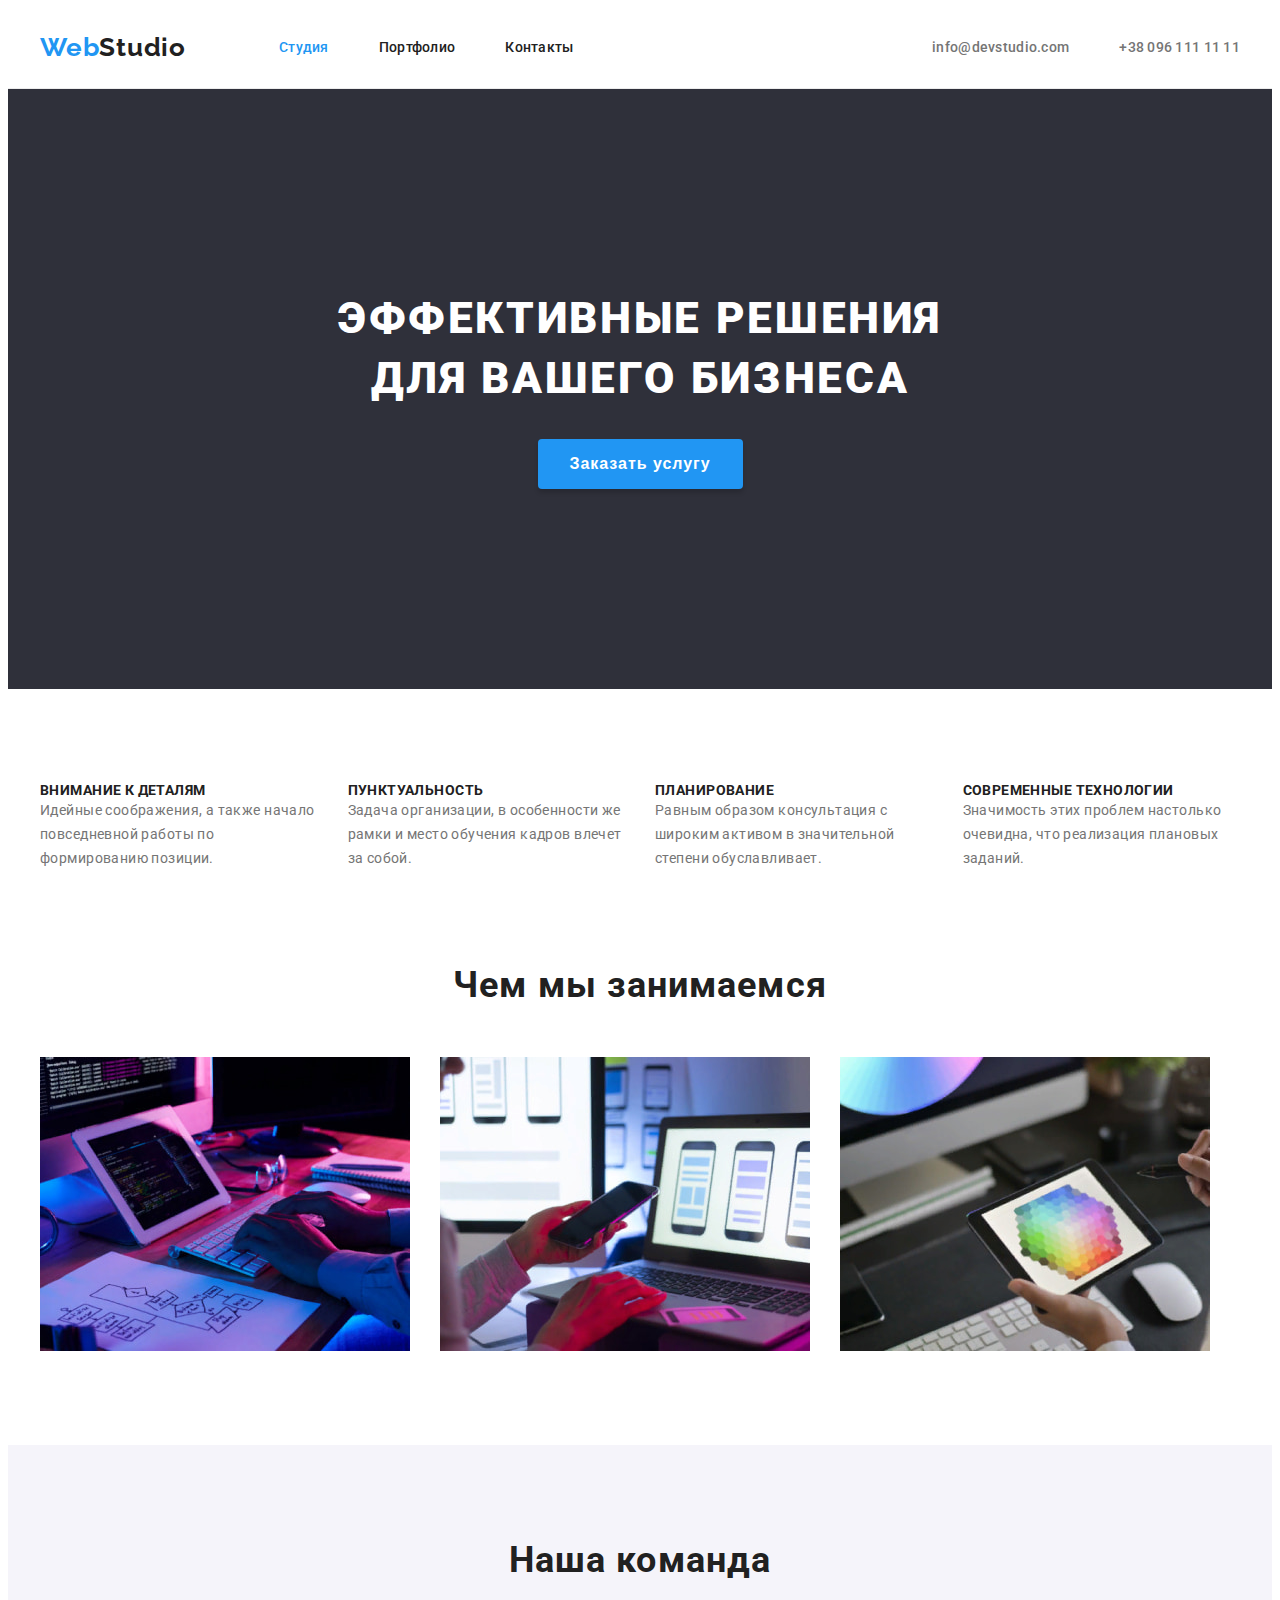
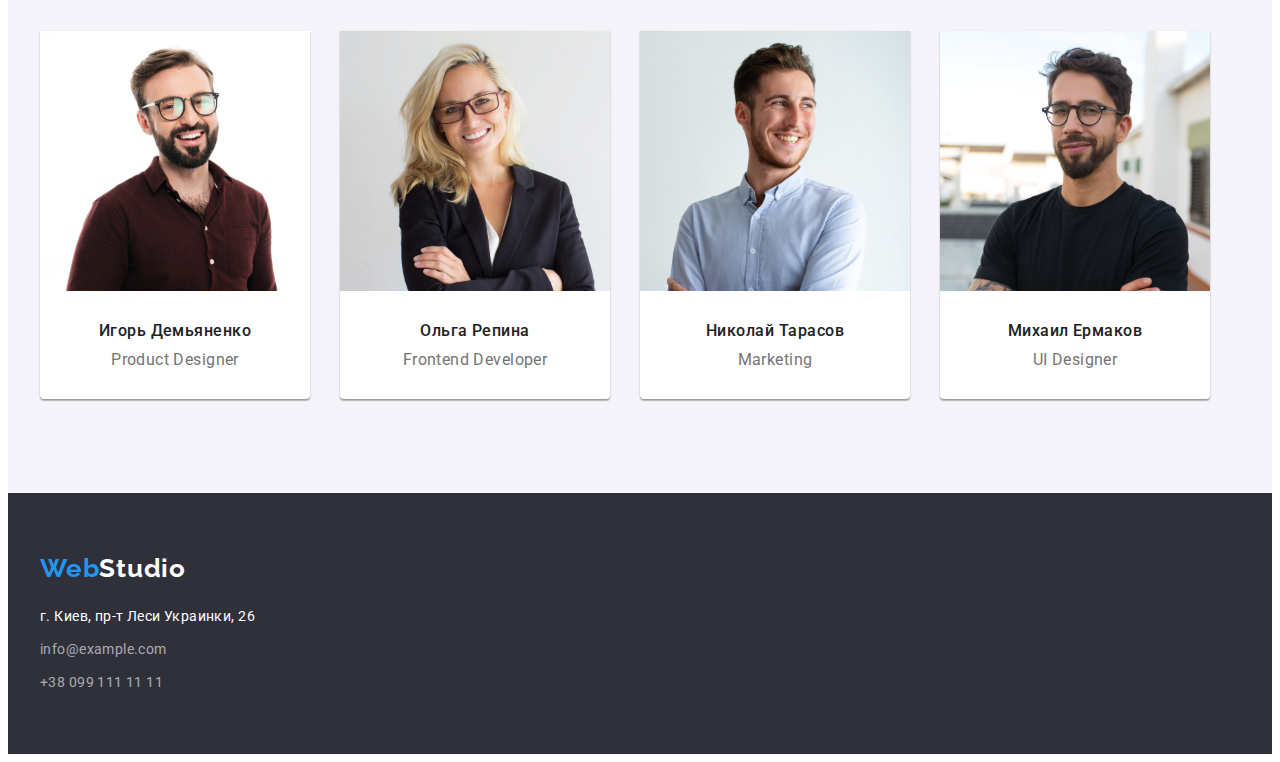
<file: index.html>
<!DOCTYPE html>
<html lang="ru">
  <head>
    <meta charset="UTF-8" />
    <meta http-equiv="X-UA-Compatible" content="IE=edge" />
    <meta name="description" content="Разработка веб-сайтов" />
    <title>Web studio</title>

    <!--Основные шрифты-->
    <link rel="preconnect" href="https://fonts.googleapis.com" />
    <link rel="preconnect" href="https://fonts.gstatic.com" crossorigin />
    <link
      href="https://fonts.googleapis.com/css2?family=Raleway:wght@700&family=Roboto:wght@400;500;700;900&display=swap"
      rel="stylesheet"
    />

    <!--Нормализация-->
    <link
      rel="stylesheet"
      href="https://cdnjs.cloudflare.com/ajax/libs/modern-normalize/1.1.0/modern-normalize.min.css"
      integrity="sha512-wpPYUAdjBVSE4KJnH1VR1HeZfpl1ub8YT/NKx4PuQ5NmX2tKuGu6U/JRp5y+Y8XG2tV+wKQpNHVUX03MfMFn9Q=="
      crossorigin="anonymous"
      referrerpolicy="no-referrer"
    />

    <!--Кастомные стили-->
    <link rel="stylesheet" href="./css/styles.css" />
  </head>

  <body>
    <!--Шапка страницы-->
    <header class="header">
      <div class="container header-container">
        <a class="logo-link link" href="/">
          <span class="logo">Web</span><span class="logo-header">Studio</span>
        </a>

        <nav class="nav">
          <ul class="nav-list list">
            <li class="nav-item">
              <a class="nav-link link current" href="">Студия</a>
            </li>
            <li class="nav-item">
              <a class="nav-link link" href="./portfolio.html">Портфолио</a>
            </li>
            <li class="nav-item">
              <a class="nav-link link" href="">Контакты</a>
            </li>
          </ul>
        </nav>

        <ul class="contacts-header-list list">
          <li class="contacts-header-item">
            <a class="contacts-header-link link" href="mailto:info@devstudio.com"
              >info@devstudio.com</a
            >
          </li>
          <li class="contacts-header-item">
            <a class="contacts-header-link link" href="tel:+380961111111">+38 096 111 11 11</a>
          </li>
        </ul>
      </div>
    </header>

    <main>
      <!--Герой-->
      <section class="hero">
        <div class="container">
          <h1 class="hero-title">Эффективные решения<br />для вашего бизнеса</h1>
          <button class="hero-btn" type="button">Заказать услугу</button>
        </div>
      </section>

      <!--Особенности-->
      <section class="section">
        <div class="container">
          <h2 class="visually-hidden" hidden>Студия</h2>
          <ul class="features-list list">
            <li class="features-item">
              <h3 class="features-subtitle">Внимание к деталям</h3>
              <p class="features-text">
                Идейные соображения, а также начало повседневной работы по формированию позиции.
              </p>
            </li>
            <li class="features-item">
              <h3 class="features-subtitle">Пунктуальность</h3>
              <p class="features-text">
                Задача организации, в особенности же рамки и место обучения кадров влечет за собой.
              </p>
            </li>
            <li class="features-item">
              <h3 class="features-subtitle">Планирование</h3>
              <p class="features-text">
                Равным образом консультация с широким активом в значительной степени обуславливает.
              </p>
            </li>
            <li class="features-item">
              <h3 class="features-subtitle">Современные технологии</h3>
              <p class="features-text">
                Значимость этих проблем настолько очевидна, что реализация плановых заданий.
              </p>
            </li>
          </ul>
        </div>
      </section>

      <!--Примеры работ-->
      <section class="projects section">
        <div class="container">
          <h2 class="projects-title">Чем мы занимаемся</h2>
          <ul class="projects-list list">
            <li class="projects-item">
              <img
                class="projects-pic"
                src="./images/pic1.jpg"
                alt="Один из сотрудников компании пишет код, используя компьютер и планшет."
                width="370"
                height="294"
              />
            </li>
            <li class="projects-item">
              <img
                class="projects-pic"
                src="./images/pic2.jpg"
                alt="Сотрудник компании работает над мобильным приложением с помощью смартфона и ноутбука."
                width="370"
                height="294"
              />
            </li>
            <li class="projects-item">
              <img
                class="projects-pic"
                src="./images/pic3.jpg"
                alt="Сотрудник компании работает с цветовой палитрой на планшете."
                width="370"
                height="294"
              />
            </li>
          </ul>
        </div>
      </section>

      <!--Наша команда-->
      <section class="team section">
        <div class="container">
          <h2 class="team-title">Наша команда</h2>
          <ul class="team-list list">
            <li class="team-item">
              <img
                class="team-pic"
                src="./images/pic4.jpg"
                alt="Игорь Демьяненко"
                width="270"
                height="260"
              />
              <div class="team-container">
                <h3 class="team-subtitle">Игорь Демьяненко</h3>
                <p class="team-text">Product Designer</p>
              </div>
            </li>
            <li class="team-item">
              <img
                class="team-pic"
                src="./images/pic5.jpg"
                alt="Ольга Репина"
                width="270"
                height="260"
              />
              <div class="team-container">
                <h3 class="team-subtitle">Ольга Репина</h3>
                <p class="team-text">Frontend Developer</p>
              </div>
            </li>
            <li class="team-item">
              <img
                class="team-pic"
                src="./images/pic6.jpg"
                alt="Николай Тарасов"
                width="270"
                height="260"
              />
              <div class="team-container">
                <h3 class="team-subtitle">Николай Тарасов</h3>
                <p class="team-text">Marketing</p>
              </div>
            </li>
            <li class="team-item">
              <img
                class="team-pic"
                src="./images/pic7.jpg"
                alt="Михаил Ермаков"
                width="270"
                height="260"
              />
              <div class="team-container">
                <h3 class="team-subtitle">Михаил Ермаков</h3>
                <p class="team-text">UI Designer</p>
              </div>
            </li>
          </ul>
        </div>
      </section>
    </main>

    <!--Подвал страницы-->
    <footer class="footer">
      <div class="container footer-container">
        <a class="logo-link link" href="/">
          <span class="logo">Web</span><span class="logo-footer">Studio</span>
        </a>

        <address class="contacts-footer">
          <ul class="contacts-footer-list list">
            <li class="contacts-footer-item">
              <a
                class="contacts-footer-address link"
                href="https://www.google.com.ua/maps/place/бул.+Леси+Украинки,+26,+Киев,+Украина,+02000/@50.4265841,30.5361971,17z/data=!3m1!4b1!4m5!3m4!1s0x40d4cf0e033ecbe9:0x57a4dffefec77da0!8m2!3d50.4265807!4d30.5383858?hl=ru"
                target="_blank"
                rel="noreferrer noopener nofollow"
                >г. Киев, пр-т Леси Украинки, 26
              </a>
            </li>
            <li class="contacts-footer-item">
              <a class="contacts-footer-link link" href="mailto:info@example.com"
                >info@example.com
              </a>
            </li>
            <li class="contacts-footer-item">
              <a class="contacts-footer-link link" href="tel:+380991111111">+38 099 111 11 11 </a>
            </li>
          </ul>
        </address>
      </div>
    </footer>
  </body>
</html>
</file>
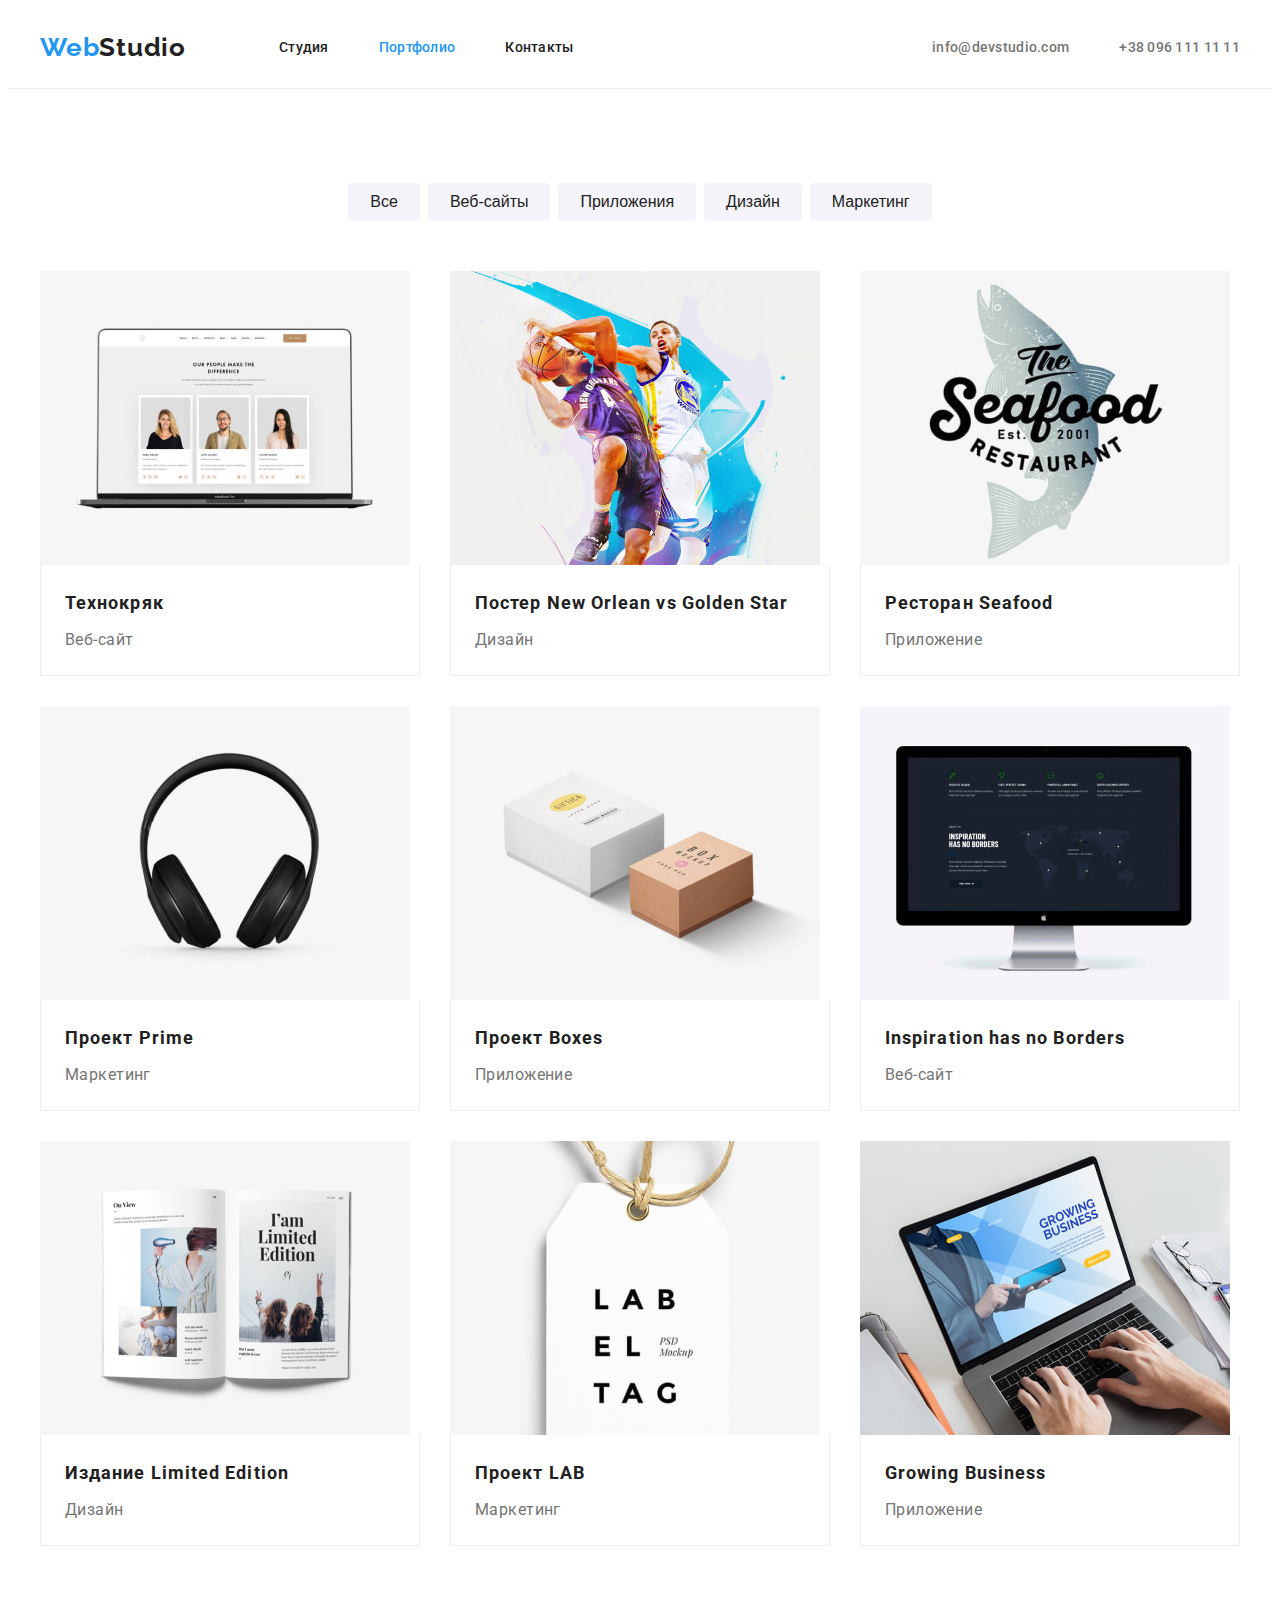
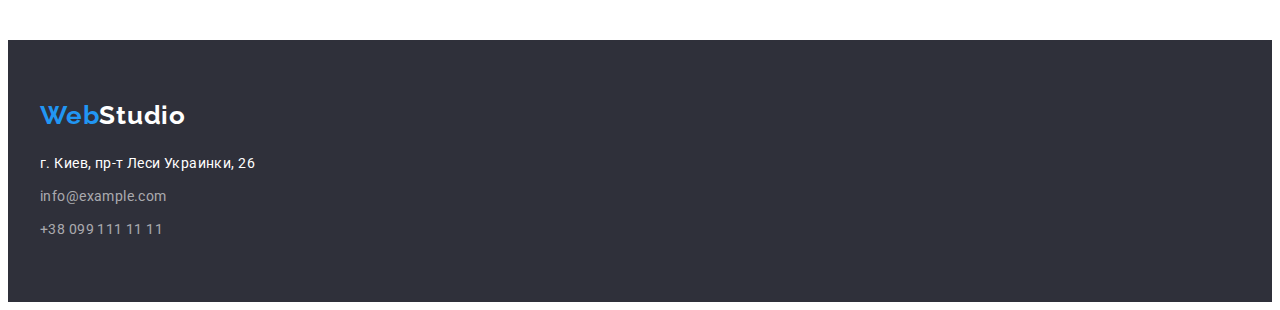
<file: portfolio.html>
<!DOCTYPE html>
<html lang="ru">
  <head>
    <meta charset="UTF-8" />
    <meta http-equiv="X-UA-Compatible" content="IE=edge" />
    <meta name="description" content="Разработка веб-сайтов" />
    <title>Портфолио</title>

    <!--Основные шрифты-->
    <link rel="preconnect" href="https://fonts.googleapis.com" />
    <link rel="preconnect" href="https://fonts.gstatic.com" crossorigin />
    <link
      href="https://fonts.googleapis.com/css2?family=Raleway:wght@700&family=Roboto:wght@400;500;700;900&display=swap"
      rel="stylesheet"
    />

    <!--Нормализация-->
    <link
      rel="stylesheet"
      href="https://cdnjs.cloudflare.com/ajax/libs/modern-normalize/1.1.0/modern-normalize.min.css"
      integrity="sha512-wpPYUAdjBVSE4KJnH1VR1HeZfpl1ub8YT/NKx4PuQ5NmX2tKuGu6U/JRp5y+Y8XG2tV+wKQpNHVUX03MfMFn9Q=="
      crossorigin="anonymous"
      referrerpolicy="no-referrer"
    />

    <!--Кастомные стили-->
    <link rel="stylesheet" href="./css/styles.css" />
  </head>

  <body>
    <!--Шапка страницы-->
    <header class="header">
      <div class="container header-container">
        <a class="logo-link link" href="/">
          <span class="logo">Web</span><span class="logo-header">Studio</span>
        </a>

        <nav class="nav">
          <ul class="nav-list list">
            <li class="nav-item">
              <a class="nav-link link" href="./index.html">Студия</a>
            </li>
            <li class="nav-item">
              <a class="nav-link link current" href="./portfolio.html">Портфолио</a>
            </li>
            <li class="nav-item">
              <a class="nav-link link" href="">Контакты</a>
            </li>
          </ul>
        </nav>

        <ul class="contacts-header-list list">
          <li class="contacts-header-item">
            <a class="contacts-header-link link" href="mailto:info@devstudio.com"
              >info@devstudio.com</a
            >
          </li>
          <li class="contacts-header-item">
            <a class="contacts-header-link link" href="tel:+380961111111">+38 096 111 11 11</a>
          </li>
        </ul>
      </div>
    </header>

    <main>
      <section class="section">
        <div class="container">
          <h1 class="visually-hidden" hidden>Наши проекты</h1>

          <!--Фильтр-->
          <ul class="radio-btns-list list">
            <li class="radio-btns-item">
              <button class="radio-btn" type="button">Все</button>
            </li>
            <li class="radio-btns-item">
              <button class="radio-btn" type="button">Веб-сайты</button>
            </li>
            <li class="radio-btns-item">
              <button class="radio-btn" type="button">Приложения</button>
            </li>
            <li class="radio-btns-item">
              <button class="radio-btn" type="button">Дизайн</button>
            </li>
            <li class="radio-btns-item">
              <button class="radio-btn" type="button">Маркетинг</button>
            </li>
          </ul>

          <!--Реализованные проекты-->
          <ul class="portfolio-projects-list list">
            <li class="portfolio-projects-item">
              <a class="portfolio-projects-link link" href="">
                <img
                  class="portfolio-projects-pic"
                  src="./images/portfolio_pic1.jpg"
                  alt="На ноутбуке открыта страница веб-сайта."
                  width="370"
                  height="294"
                />
                <div class="card-content">
                  <h2 class="portfolio-projects-subtitle">Технокряк</h2>
                  <p class="portfolio-projects-text">Веб-сайт</p>
                </div>
              </a>
            </li>
            <li class="portfolio-projects-item">
              <a class="portfolio-projects-link link" href="">
                <img
                  class="portfolio-projects-pic"
                  src="./images/portfolio_pic2.jpg"
                  alt="Два игрока из разных баскетбольных команд борются за мяч."
                  width="370"
                  height="294"
                />
                <div class="card-content">
                  <h2 class="portfolio-projects-subtitle">Постер New Orlean vs Golden Star</h2>
                  <p class="portfolio-projects-text">Дизайн</p>
                </div>
              </a>
            </li>
            <li class="portfolio-projects-item">
              <a class="portfolio-projects-link link" href="">
                <img
                  class="portfolio-projects-pic"
                  src="./images/portfolio_pic3.jpg"
                  alt="Лого ресторана с рыбой на главном фоне."
                  width="370"
                  height="294"
                />
                <div class="card-content">
                  <h2 class="portfolio-projects-subtitle">Ресторан Seafood</h2>
                  <p class="portfolio-projects-text">Приложение</p>
                </div>
              </a>
            </li>
            <li class="portfolio-projects-item">
              <a class="portfolio-projects-link link" href="">
                <img
                  class="portfolio-projects-pic"
                  src="./images/portfolio_pic4.jpg"
                  alt="Наушники."
                  width="370"
                  height="294"
                />
                <div class="card-content">
                  <h2 class="portfolio-projects-subtitle">Проект Prime</h2>
                  <p class="portfolio-projects-text">Маркетинг</p>
                </div>
              </a>
            </li>
            <li class="portfolio-projects-item">
              <a class="portfolio-projects-link link" href="">
                <img
                  class="portfolio-projects-pic"
                  src="./images/portfolio_pic5.jpg"
                  alt="Две коробки:
              одна большая белая, другая - розовая и поменьше."
                  width="370"
                  height="294"
                />
                <div class="card-content">
                  <h2 class="portfolio-projects-subtitle">Проект Boxes</h2>
                  <p class="portfolio-projects-text">Приложение</p>
                </div>
              </a>
            </li>
            <li class="portfolio-projects-item">
              <a class="portfolio-projects-link link" href="">
                <img
                  class="portfolio-projects-pic"
                  src="./images/portfolio_pic6.jpg"
                  alt="Страница сайта на мониторе комьютера."
                  width="370"
                  height="294"
                />
                <div class="card-content">
                  <h2 class="portfolio-projects-subtitle">Inspiration has no Borders</h2>
                  <p class="portfolio-projects-text">Веб-сайт</p>
                </div>
              </a>
            </li>
            <li class="portfolio-projects-item">
              <a class="portfolio-projects-link link" href="">
                <img
                  class="portfolio-projects-pic"
                  src="./images/portfolio_pic7.jpg"
                  alt="Раскрытая книга."
                  width="370"
                  height="294"
                />
                <div class="card-content">
                  <h2 class="portfolio-projects-subtitle">Издание Limited Edition</h2>
                  <p class="portfolio-projects-text">Дизайн</p>
                </div>
              </a>
            </li>
            <li class="portfolio-projects-item">
              <a class="portfolio-projects-link link" href="">
                <img
                  class="portfolio-projects-pic"
                  src="./images/portfolio_pic8.jpg"
                  alt="Бирка с логотипом."
                  width="370"
                  height="294"
                />
                <div class="card-content">
                  <h2 class="portfolio-projects-subtitle">Проект LAB</h2>
                  <p class="portfolio-projects-text">Маркетинг</p>
                </div>
              </a>
            </li>
            <li class="portfolio-projects-item">
              <a class="portfolio-projects-link link" href="">
                <img
                  class="portfolio-projects-pic"
                  src="./images/portfolio_pic9.jpg"
                  alt="Руки человека, печатающего на ноутбуке. На экране страница разработанного сайта."
                  width="370"
                  height="294"
                />
                <div class="card-content">
                  <h2 class="portfolio-projects-subtitle">Growing Business</h2>
                  <p class="portfolio-projects-text">Приложение</p>
                </div>
              </a>
            </li>
          </ul>
        </div>
      </section>
    </main>

    <!--Подвал страницы-->
    <footer class="footer">
      <div class="container">
        <a class="logo-link link" href="/">
          <span class="logo">Web</span><span class="logo-footer">Studio</span>
        </a>

        <address class="contacts-footer">
          <ul class="contacts-footer-list list">
            <li class="contacts-footer-item">
              <a
                class="contacts-footer-address link"
                href="https://www.google.com.ua/maps/place/бул.+Леси+Украинки,+26,+Киев,+Украина,+02000/@50.4265841,30.5361971,17z/data=!3m1!4b1!4m5!3m4!1s0x40d4cf0e033ecbe9:0x57a4dffefec77da0!8m2!3d50.4265807!4d30.5383858?hl=ru"
                target="_blank"
                rel="noreferrer noopener nofollow"
                >г. Киев, пр-т Леси Украинки, 26
              </a>
            </li>
            <li class="contacts-footer-item">
              <a class="contacts-footer-link link" href="mailto:info@example.com"
                >info@example.com
              </a>
            </li>
            <li class="contacts-footer-item">
              <a class="contacts-footer-link link" href="tel:+380991111111">+38 099 111 11 11 </a>
            </li>
          </ul>
        </address>
      </div>
    </footer>
  </body>
</html>
</file>
<file: css/styles.css>
:root {
  /* Основные шрифты */
  --main-font: 'Roboto', sans-serif;
  --secondary-font: 'Raleway', sans-serif;
  --accent-cl: #2196f3;

  /* Светлая тема текста */
  --secondary-txt--mode-light: rgba(255, 255, 255, 0.6);
  --main-txt--mode-light: #ffffff;

  /* Темная тема текста*/
  --secondary-txt--mode-dark: #212121;
  --main-txt--mode-dark: #757575;

  /* Светлая тема фона*/
  --secondary-bg--mode-light: #ffffff;

  /* Темная тема фона*/
  --primary-bg--mode-dark: #2f303a;
  --secondary-bg--mode-dark: #f5f4fa;

  /*Отступы между элементами*/
  --card-set-gap: 30px;
}

body {
  font-family: var(--main-font);
  font-size: 14px;
  line-height: 1.71;
  letter-spacing: 0.03em;

  color: var(--main-txt--mode-dark);
}

/*Доп. классы*/

img {
  display: block;
  max-width: 100%;
  height: auto;
}

h1,
h2,
h3,
h4,
p {
  margin-top: 0;
  margin-bottom: 0;
}

.list {
  padding-left: 0;
  margin-top: 0;
  margin-bottom: 0;
  list-style: none;
}

.link {
  text-decoration: none;
}

.section {
  padding-top: 94px;
  padding-bottom: 94px;
}

.img {
  display: block;
  max-width: 100%;
  height: auto;
}

.container {
  width: 1200px;
  padding-left: 15px;
  padding-right: 15px;
  margin-left: auto;
  margin-right: auto;
}

/*Хедер*/

.header-container,
.nav-list,
.contacts-header-list {
  display: flex;
  align-items: center;
}

.header {
  padding-top: 24px;
  padding-bottom: 24px;
  background-color: var(--secondary-bg--mode-light);
  border-bottom: 1px solid #ececec;
}

.logo {
  font-family: var(--secondary-font);
  font-weight: 700;
  font-size: 26px;
  line-height: 1.19;
  letter-spacing: 0.03em;
  color: var(--accent-cl);
}
.logo-header {
  font-family: var(--secondary-font);
  font-weight: 700;
  font-size: 26px;
  line-height: 1.19;
  letter-spacing: 0.03em;
  color: var(--secondary-txt--mode-dark);
}
.logo-footer {
  font-family: var(--secondary-font);
  font-weight: 700;
  font-size: 26px;
  line-height: 1.19;
  letter-spacing: 0.03em;
  color: var(--main-txt--mode-light);
}
.nav {
  margin-left: 93px;

  font-weight: 500;
  font-size: 14px;
  line-height: 1.14;
  letter-spacing: 0.02em;

  color: var(--secondary-txt--mode-dark);
}

.nav-link {
  color: inherit;
}

.nav-list .link.current {
  color: var(--accent-cl);
}

.nav-link:hover,
.nav-link:focus,
.contacts-header-link:hover,
.contacts-header-link:focus {
  color: var(--accent-cl);
}

.contacts-header-item,
.nav-item {
  margin-left: 50px;
}

.nav-item:first-child,
.contacts-header-item:first-child {
  margin: 0;
}

.contacts-header-list {
  margin-left: auto;
}

.contacts-header-list {
  font-weight: 500;
  font-size: 14px;
  line-height: 1.14;
  letter-spacing: 0.02em;
}

.contacts-header-link {
  color: inherit;
}

/*Герой*/

.hero {
  background-color: var(--primary-bg--mode-dark);
  text-align: center;
  padding: 200px 0;
}

.hero-title {
  margin-bottom: var(--card-set-gap);

  font-weight: 900;
  font-size: 44px;
  line-height: 1.36;

  text-align: center;
  letter-spacing: 0.06em;
  text-transform: uppercase;

  color: var(--main-txt--mode-light);
}
.hero-btn {
  padding: 10px 32px;
  border-radius: 4px;
  box-shadow: 0px 4px 4px rgba(0, 0, 0, 0.15);
  border: 0;

  font-weight: 700;
  font-size: 16px;
  line-height: 1.88;
  letter-spacing: 0.06em;

  color: var(--main-txt--mode-light);
  background-color: var(--accent-cl);

  cursor: pointer;
}

.hero-btn:hover,
.hero-btn:focus {
  background-color: #188ce8;
}

/*Особенности*/

.features-list {
  display: flex;
  justify-content: flex-start;
}

.features-item {
  flex-basis: calc(100% / 4);
}

.features-item:not(:first-child) {
  margin-left: var(--card-set-gap);
}

.features-subtitle {
  margin-bottom: 10pxгш;

  font-weight: 700;
  font-size: 14px;
  line-height: 1.14;
  letter-spacing: 0.03em;
  text-transform: uppercase;

  color: var(--secondary-txt--mode-dark);
}

/*Примеры работ*/

.projects {
  padding-top: 0;
}

.projects-title {
  padding-top: 0;
}

.projects-list {
  display: flex;
}

.projects-title,
.team-title {
  margin-bottom: 50px;
}

.projects-item:not(:first-child) {
  margin-left: var(--card-set-gap);
}

/*Наша команда*/

.team {
  background-color: var(--secondary-bg--mode-dark);
}

.team-item:not(:first-child) {
  margin-left: var(--card-set-gap);
}

.team-item {
  text-align: center;
  background-color: var(--secondary-bg--mode-light);
  box-shadow: 0px 1px 3px rgba(0, 0, 0, 0.12), 0px 1px 1px rgba(0, 0, 0, 0.14),
    0px 2px 1px rgba(0, 0, 0, 0.2);
  border-radius: 0px 0px 4px 4px;
}

.team-list {
  display: flex;
}

.team-subtitle {
  margin-bottom: 10px;
}

.projects-title,
.team-title {
  font-weight: 700;
  font-size: 36px;
  line-height: 1.17;
  text-align: center;
  letter-spacing: 0.03em;

  color: var(--secondary-txt--mode-dark);
}

.team-container {
  padding-top: 30px;
  padding-bottom: 30px;
}

.team-subtitle {
  font-weight: 500;
  font-size: 16px;
  line-height: 1.19;

  letter-spacing: 0.03em;

  color: var(--secondary-txt--mode-dark);
}
.team-text {
  font-size: 16px;
  line-height: 1.19;
}

/*Футер*/

.footer {
  background-color: var(--primary-bg--mode-dark);
  padding-top: 60px;
  padding-bottom: 60px;
}

.contacts-footer-address {
  font-style: normal;
  color: var(--main-txt--mode-light);
}

.contacts-footer {
  margin-top: 20px;
}

.contacts-footer-address:hover,
.contacts-footer-address:focus,
.contacts-footer-link:hover,
.contacts-footer-link:focus {
  color: var(--accent-cl);
}

.contacts-footer-link {
  font-style: normal;
  display: inline-block;
  color: var(--secondary-txt--mode-light);
}

.contacts-footer-item:not(:last-child) {
  margin-bottom: 9px;
}

/*Портфолио*/

.radio-btns-list {
  display: flex;
  justify-content: center;
  align-content: center;

  margin-bottom: 50px;
}

.radio-btns-item:not(:first-child) {
  margin-left: 8px;
}

.radio-btn {
  display: block;
  padding: 6px 22px;

  font-weight: 500;
  font-size: 16px;
  line-height: 1.63;
  cursor: pointer;
  border-radius: 4px;
  border-style: none;

  color: var(--secondary-txt--mode-dark);
  background-color: var(--secondary-bg--mode-dark);
}

.radio-btn:hover,
.radio-btn:focus {
  color: var(--main-txt--mode-light);
  background-color: var(--accent-cl);
  box-shadow: 0px 3px 1px rgba(0, 0, 0, 0.1), 0px 1px 2px rgba(0, 0, 0, 0.08),
    0px 2px 2px rgba(0, 0, 0, 0.12);
  border-radius: 4px;
}

/*Карточки*/

.portfolio-projects-list {
  display: flex;
  flex-wrap: wrap;
  margin-left: calc(-1 * var(--card-set-gap));
  margin-top: calc(-1 * var(--card-set-gap));
}

.portfolio-projects-item {
  margin-left: var(--card-set-gap);
  margin-top: var(--card-set-gap);
  flex-basis: calc((100% - 90px) / 3);
}

.portfolio-projects-subtitle {
  margin-bottom: 4px;
  font-weight: 700;
  font-size: 18px;
  line-height: 2;

  letter-spacing: 0.06em;

  color: var(--secondary-txt--mode-dark);
}
.portfolio-projects-text {
  font-size: 16px;
  line-height: 1.88;

  color: var(--main-txt--mode-dark);
}

.card-content {
  padding: 20px 24px;
  border-right: 1px solid #eeeeee;
  border-bottom: 1px solid #eeeeee;
  border-left: 1px solid #eeeeee;
  background: var(--secondary-bg--mode-light);
}

.visually-hidden {
  position: absolute;
  width: 1px;
  height: 1px;
  margin: -1px;
  border: 0;
  padding: 0;
  white-space: nowrap;
  clip-path: inset(100%);
  clip: rect(0 0 0 0);
  overflow: hidden;
}
</file>
